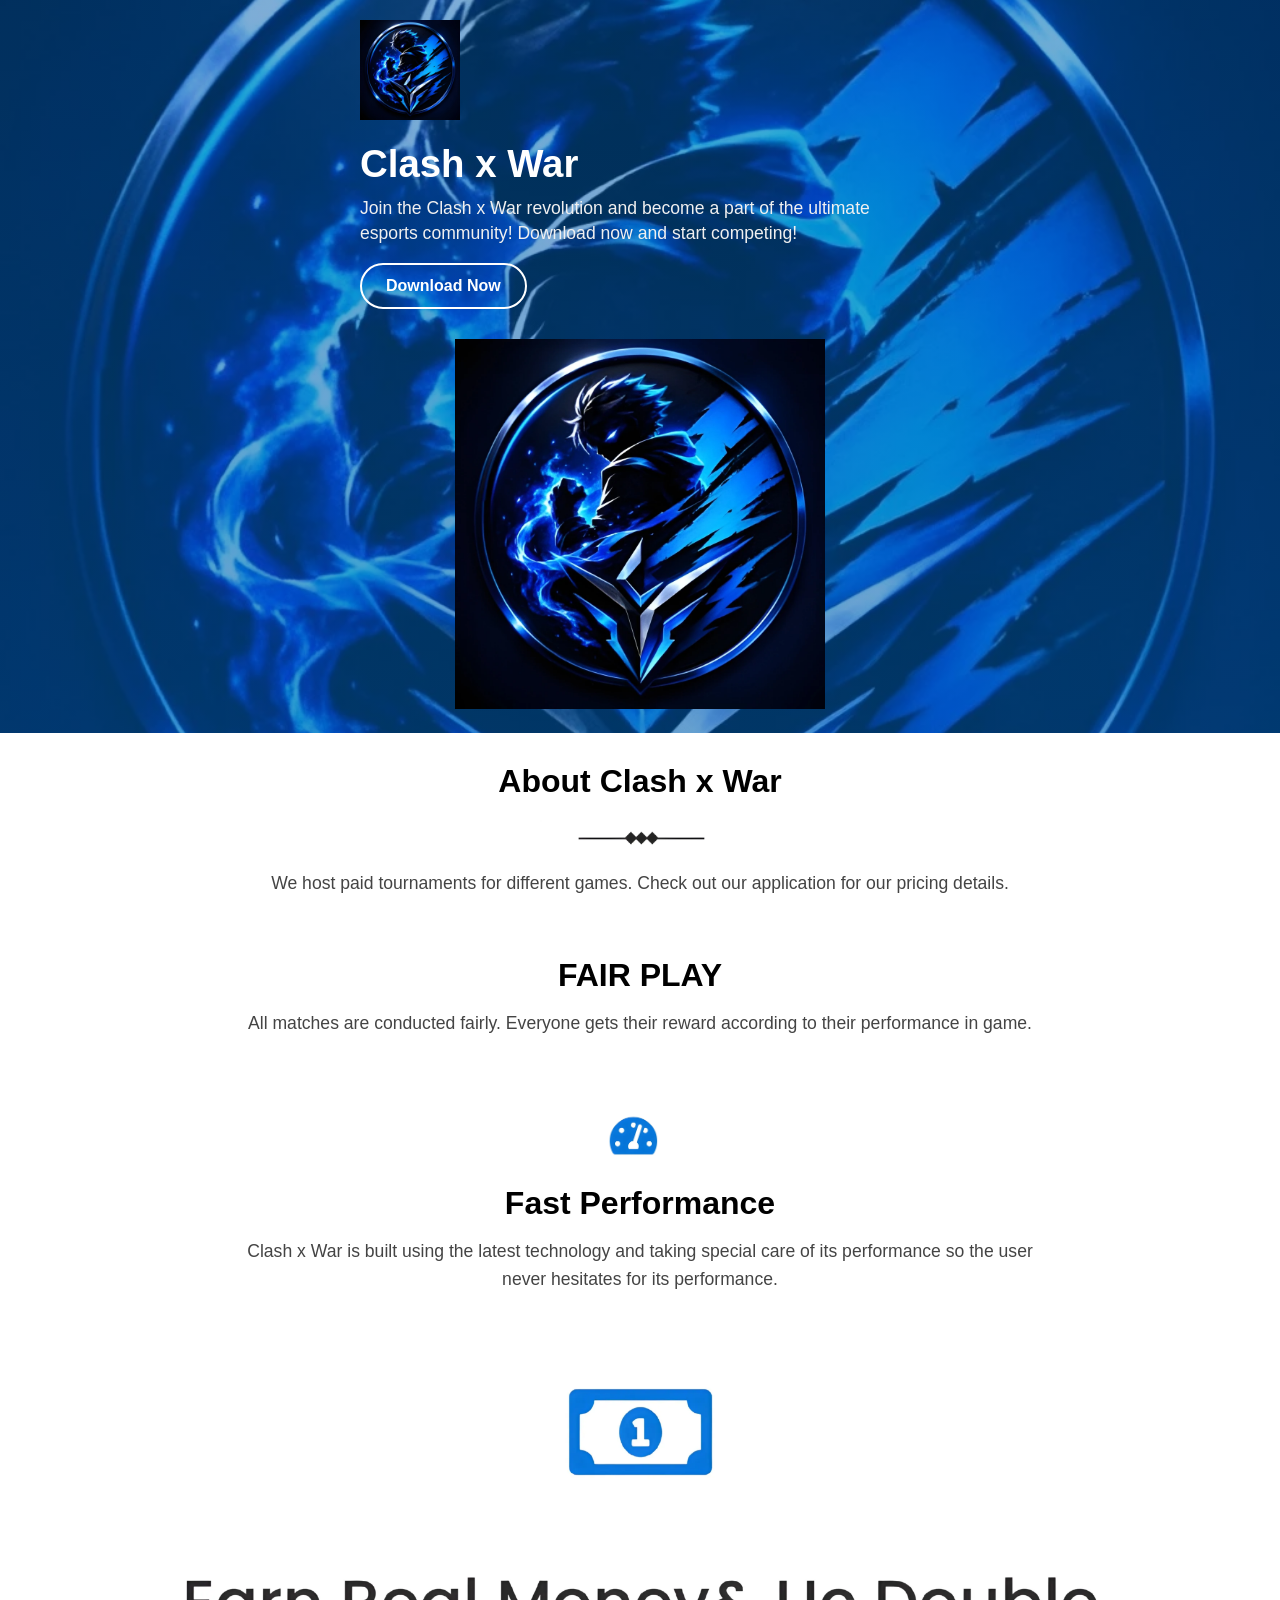
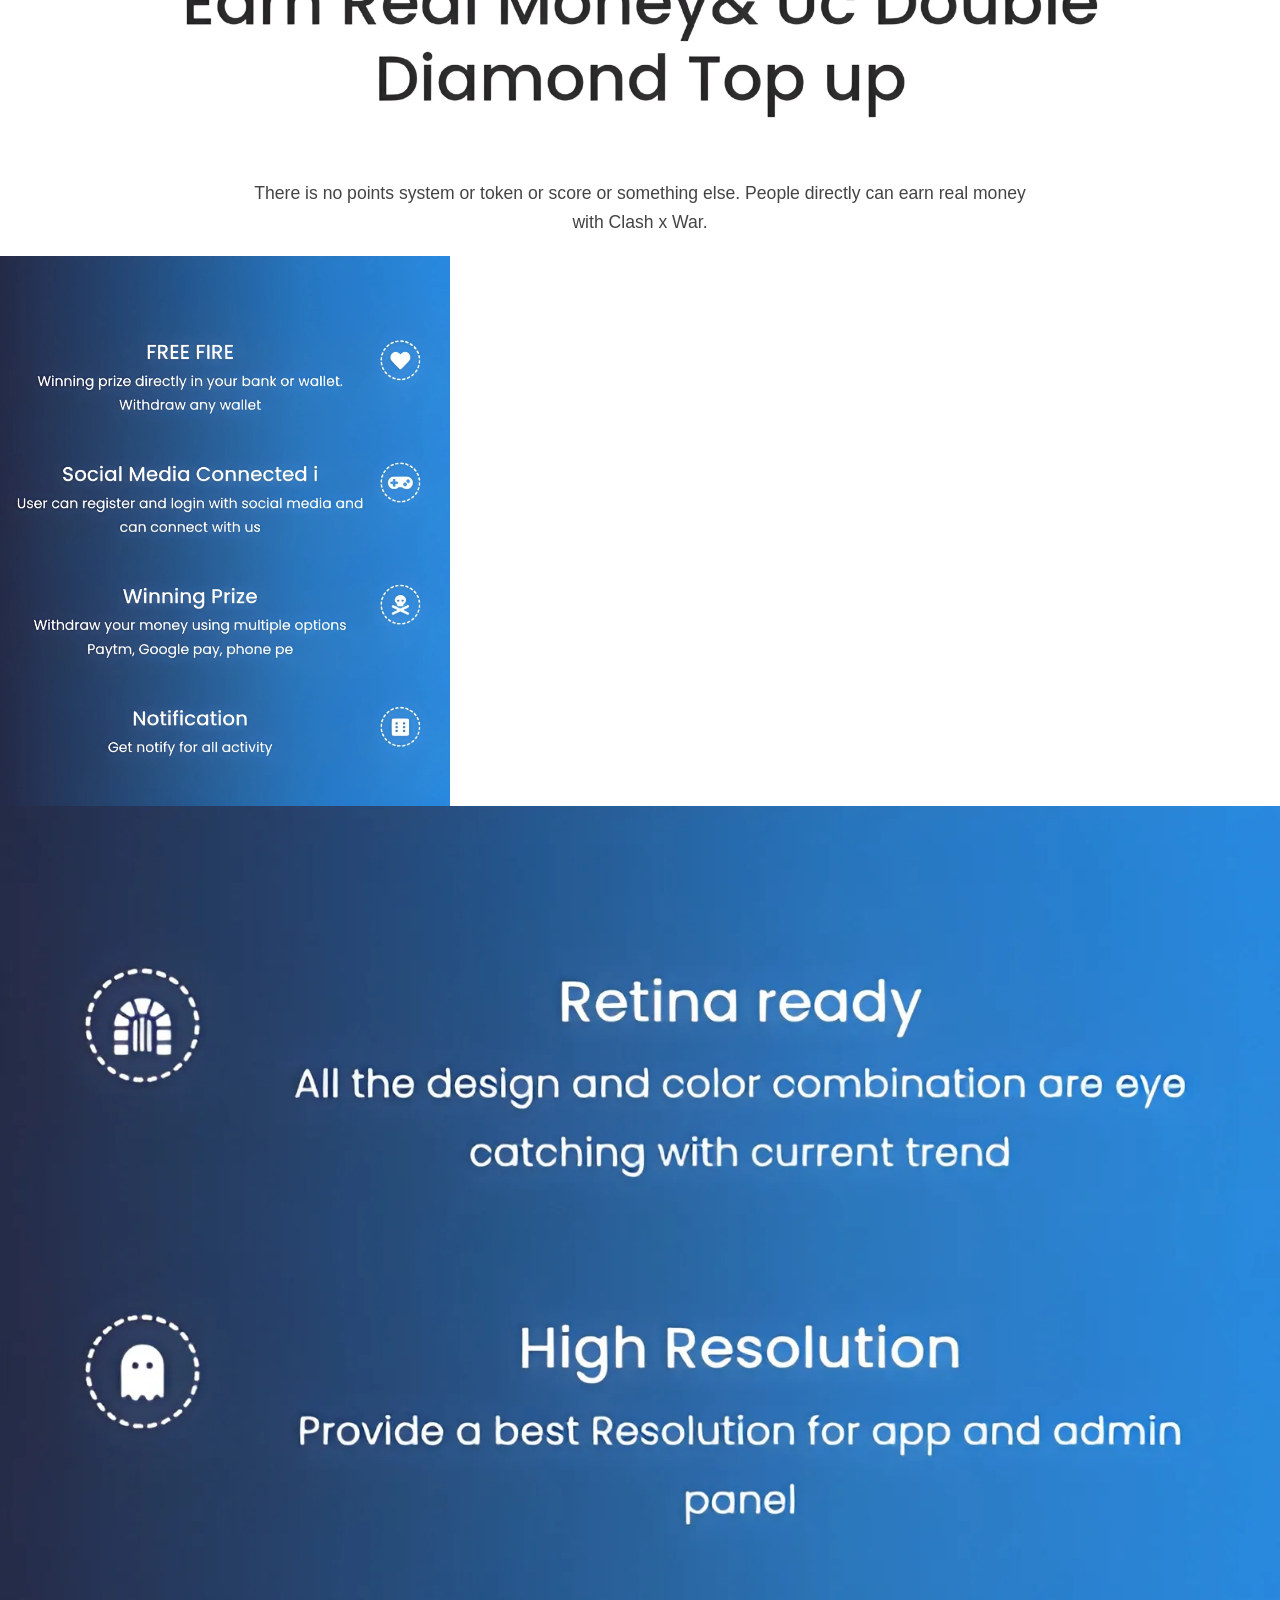
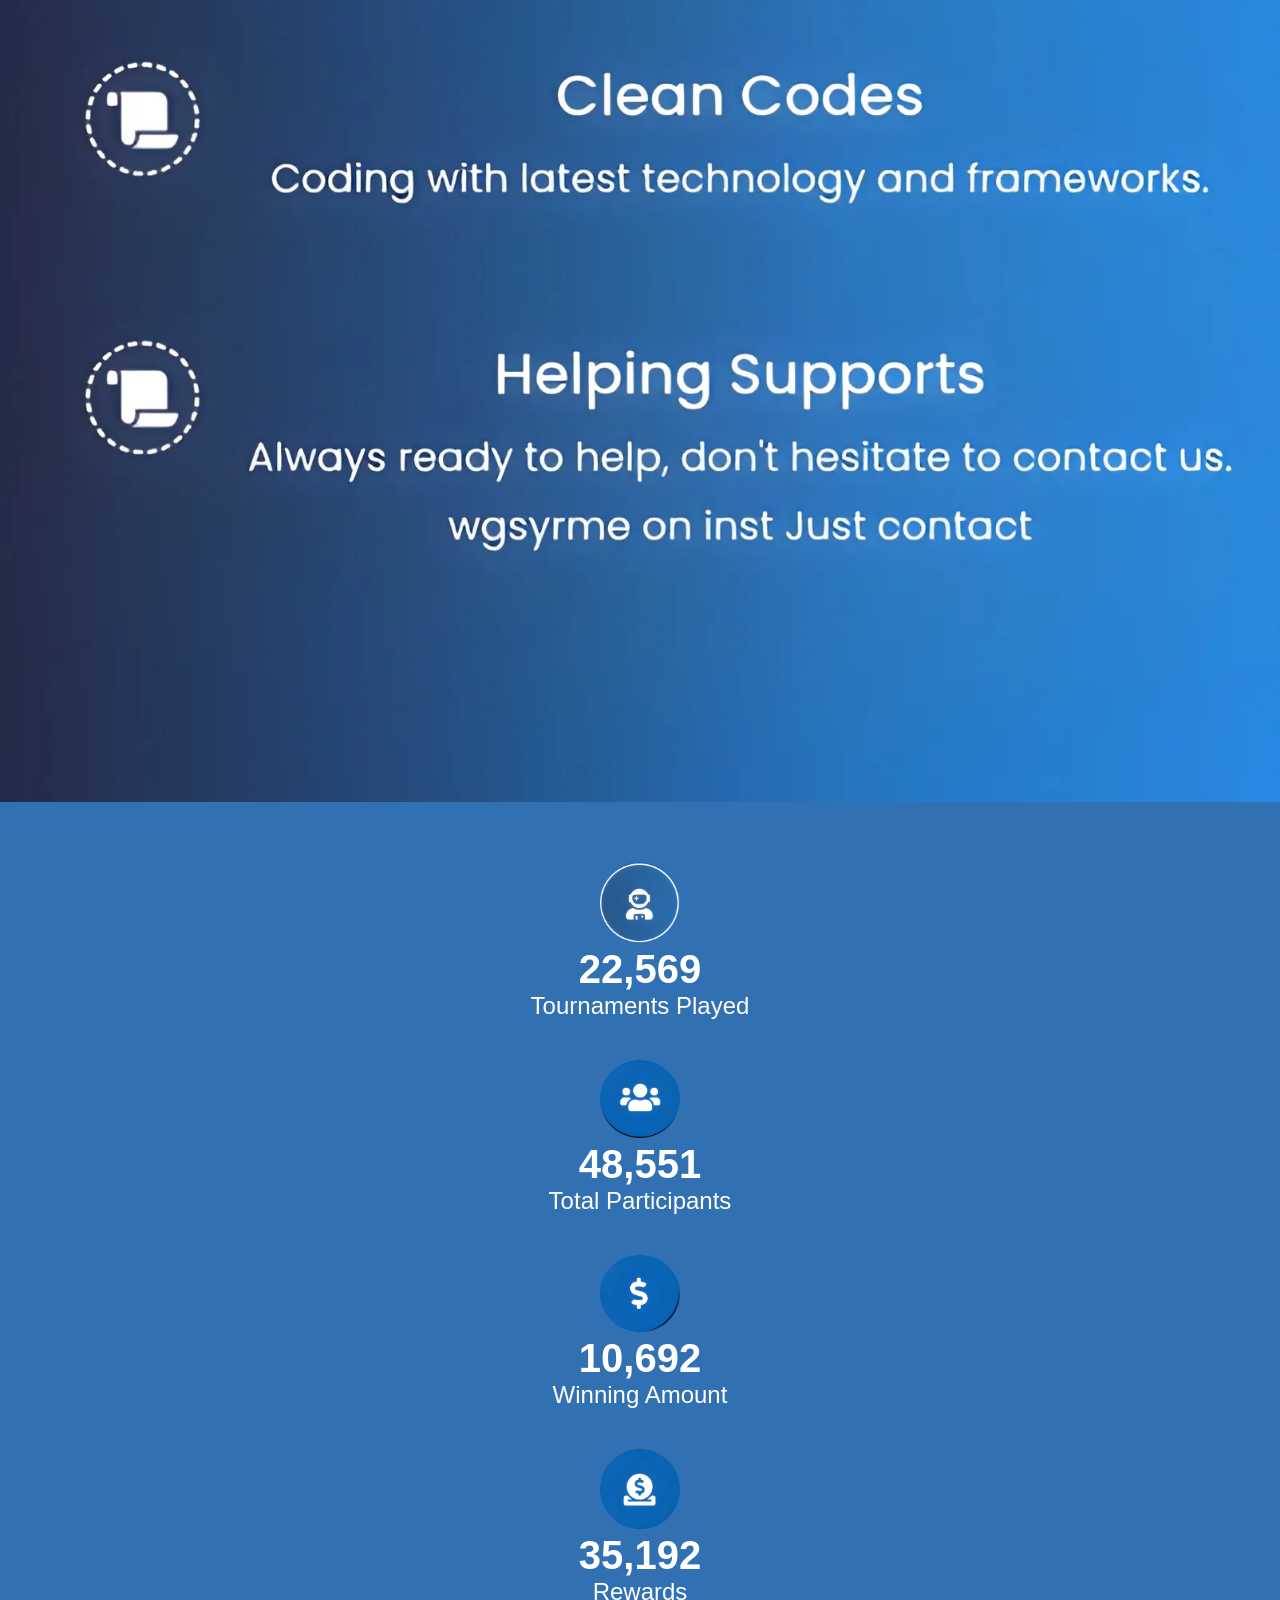
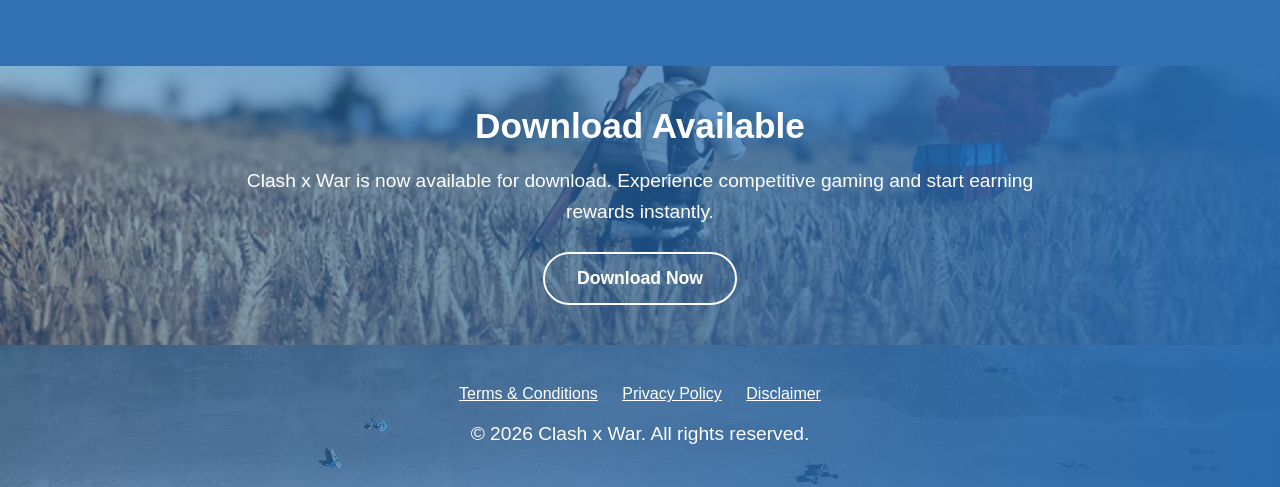
<file: index.html>
<!DOCTYPE html>
<html lang="en">    
<head>    
  <meta charset="UTF-8" />    
  <meta name="viewport" content="width=device-width, initial-scale=1.0" />    
  <title>Clash x War</title>    
<link rel="icon" type="image/png" href="/favicon-96x96.png" sizes="96x96" />
<link rel="icon" type="image/svg+xml" href="/favicon.svg" />
<link rel="shortcut icon" href="/favicon.ico" />
<link rel="apple-touch-icon" sizes="180x180" href="/apple-touch-icon.png" />
<link rel="manifest" href="/site.webmanifest" />
  <meta name="description" content="Clash x War is India's fastest growing esports platform. Join paid tournaments, win real money, and compete with thousands of gamers. Download now!" />    
  <meta name="keywords" content="Clash x War, Esports India, Free Fire Tournament, BGMI Tournament, Win Money, Paid Games, Gaming Platform India" />    
  <meta name="author" content="Clash x War" />    
  <meta name="robots" content="index, follow" />    
  <link rel="canonical" href="https://clashxwar.site/" />   
  <meta property="og:title" content="Clash x War - Win Real Money" />    
  <meta property="og:description" content="Join Clash x War to participate in competitive gaming tournaments. Download the app and start earning today!" />    
  <meta property="og:image" content="https://clashxwar.site/logo.webp" />    
  <meta property="og:url" content="https://clashxwar.site/" />    
  <meta property="og:type" content="website" />      
  <meta name="twitter:card" content="summary_large_image" />    
  <meta name="twitter:title" content="Clash x War - Compete & Win" />    
  <meta name="twitter:description" content="India's top esports platform for gamers to join and win. Free Fire, BGMI, and more!" />    
  <meta name="twitter:image" content="https://clashxwar.site/logo.webp" />    
  <meta name="twitter:url" content="https://clashxwar.site/" />      
  <meta name="theme-color" content="#FFF8F6" />      
  
  <link rel="stylesheet" href="style.css" />
</head>    
<body>      
  <div class="logo-container">    
    <div class="logo">    
      <img src="logo.webp" alt="Clash x War Logo">    
    </div>    
    <div class="logo-text">Clash x War</div>    
    <div class="tagline">    
      Join the Clash x War revolution and become a part of the ultimate esports community! Download now and start competing!    
    </div>    
    <a href="clashxwar.apk" download="clashxwar.apk" class="download-btn">Download Now</a>    
    <div class="bottom-logo">    
      <img src="logo.webp" alt="Bottom Logo">    
    </div>    
  </div>      
  
  <div class="white-section">    
    <h2 style="color: #000000;">About Clash x War</h2>    
    <img src="/assets/dot.webp" class="decorative-img" alt="Decorative" />    
    <p>We host paid tournaments for different games. Check out our application for our pricing details.</p>    
  </div>      
  
  <div class="white-section">    
    <h2 style="color: #000000">FAIR PLAY</h2>    
    <p>All matches are conducted fairly. Everyone gets their reward according to their performance in game.</p>    
  </div>      
  
  <div class="white-section">    
    <img src="/assets/speed.webp" alt="Fast Performance Icon" style="width: 180px; margin: 1px auto;" />    
    <h2 style="color: #000000">Fast Performance</h2>    
    <p>Clash x War is built using the latest technology and taking special care of its performance so the user never hesitates for its performance.</p>    
  </div>      
  
  <div style="background-color: white; text-align: center;">    
    <img src="/assets/money.webp" alt="Showcase" style="width: 100%; height: auto;" />    
  </div>      
  
  <div class="white-section" style="padding: 20px;">    
    <p>There is no points system or token or score or something else. People directly can earn real money with Clash x War.</p>    
  </div>      
  
  <div style="width: 100vw; overflow-x: hidden;">    
    <img src="assets/index_img1.webp" alt="Banner 1" style="width: 450px; height: auto; display: block;" />    
  </div>      
  
  <div style="width:100%;">
    <img src="assets/index_img2.webp" alt="Banner 2" style="width:100%; height:auto; display:block;" />
  </div>      
  
  <div id="counter-section" style="background: linear-gradient(rgba(38, 105, 174, 0.95), rgba(38, 105, 174, 0.95)); text-align: center; padding: 60px 20px; color: white;">    
    <div style="margin-bottom: 40px;">    
      <img src="/assets/astronaut.webp" alt="Tournaments" style="width: 80px;" />    
      <div id="counter1" style="font-size: 2.5rem; font-weight: bold;">0</div>    
      <div style="font-size: 1.5rem;">Tournaments Played</div>    
    </div>    
    <div style="margin-bottom: 40px;">    
      <img src="/assets/people.webp" alt="Participants" style="width: 80px;" />    
      <div id="counter2" style="font-size: 2.5rem; font-weight: bold;">0</div>    
      <div style="font-size: 1.5rem;">Total Participants</div>    
    </div>    
    <div style="margin-bottom: 40px;">    
      <img src="/assets/dollar.webp" alt="Winning Amount" style="width: 80px;" />    
      <div id="counter3" style="font-size: 2.5rem; font-weight: bold;">0</div>    
      <div style="font-size: 1.5rem;">Winning Amount</div>    
    </div>    
    <div>    
      <img src="/assets/index_coin.webp" alt="Rewards" style="width: 80px;" />    
      <div id="counter4" style="font-size: 2.5rem; font-weight: bold;">0</div>    
      <div style="font-size: 1.5rem;">Rewards</div>    
    </div>    
  </div>      
  
  <div style="    
    background: linear-gradient(to right,    
      rgba(38, 105, 174, 0.5),    
      rgba(38, 105, 174, 0.7),    
      rgba(38, 105, 174, 0.95)),    
      url('/assets/pubg.webp') no-repeat center center;    
    background-size: cover;    
    color: white;    
    text-align: center;    
    padding: 40px 20px;    
  ">    
    <h2 style="font-size: 2.2rem; margin-bottom: 20px;">Download Available</h2>    
    <p style="font-size: 1.2rem; max-width: 800px; margin: 0 auto; line-height: 1.6;">    
      Clash x War is now available for download. Experience competitive gaming and start earning rewards instantly.    
    </p>    
    <a href="clashxwar.apk" download="clashxwar.apk" style="    
      display: inline-block;    
      margin-top: 25px;    
      padding: 14px 32px;    
      font-size: 1.1rem;    
      font-weight: bold;    
      color: white;    
      background-color: transparent;    
      border: 2px solid white;    
      border-radius: 30px;    
      text-decoration: none;    
    " onmouseover="this.style.background='white'; this.style.color='#005CAF';"    
       onmouseout="this.style.background='transparent'; this.style.color='white';">    
      Download Now    
    </a>    
  </div>    
  
  <div style="position: relative; text-align: center; color: white; margin-top: 0;">    
    <div style="    
      background-image:     
        linear-gradient(to right, rgba(38, 105, 174, 0.5), rgba(38, 105, 174, 0.7), rgba(38, 105, 174, 0.95)),    
        url('/assets/beach.webp');    
      background-repeat: no-repeat;    
      background-position: center center;    
      background-size: cover;    
      width: 100%;    
      max-width: 100%;    
      padding: 40px 20px;    
      display: flex;    
      flex-direction: column;    
      align-items: center;    
      justify-content: center;    
    ">    
      <div style="margin-bottom: 20px;">    
        <a href="/terms" style="color: #ffffff; margin: 0 10px; text-decoration: underline; font-size: 1rem;">Terms & Conditions</a>    
        <a href="/privacy" style="color: #ffffff; margin: 0 10px; text-decoration: underline; font-size: 1rem;">Privacy Policy</a>    
        <a href="/disclaimer" style="color: #ffffff; margin: 0 10px; text-decoration: underline; font-size: 1rem;">Disclaimer</a>    
      </div>    

      <div>    
        <p style="font-size: 1.2rem; margin-bottom: 2px;">&copy; 2026 Clash x War. All rights reserved.</p>    
      </div>
    </div>    
  </div>    
  
  <button id="scrollToTopBtn" title="Go to top">↑</button>      
  
  <script src="script.js"></script>
</body>    
</html>
</file>
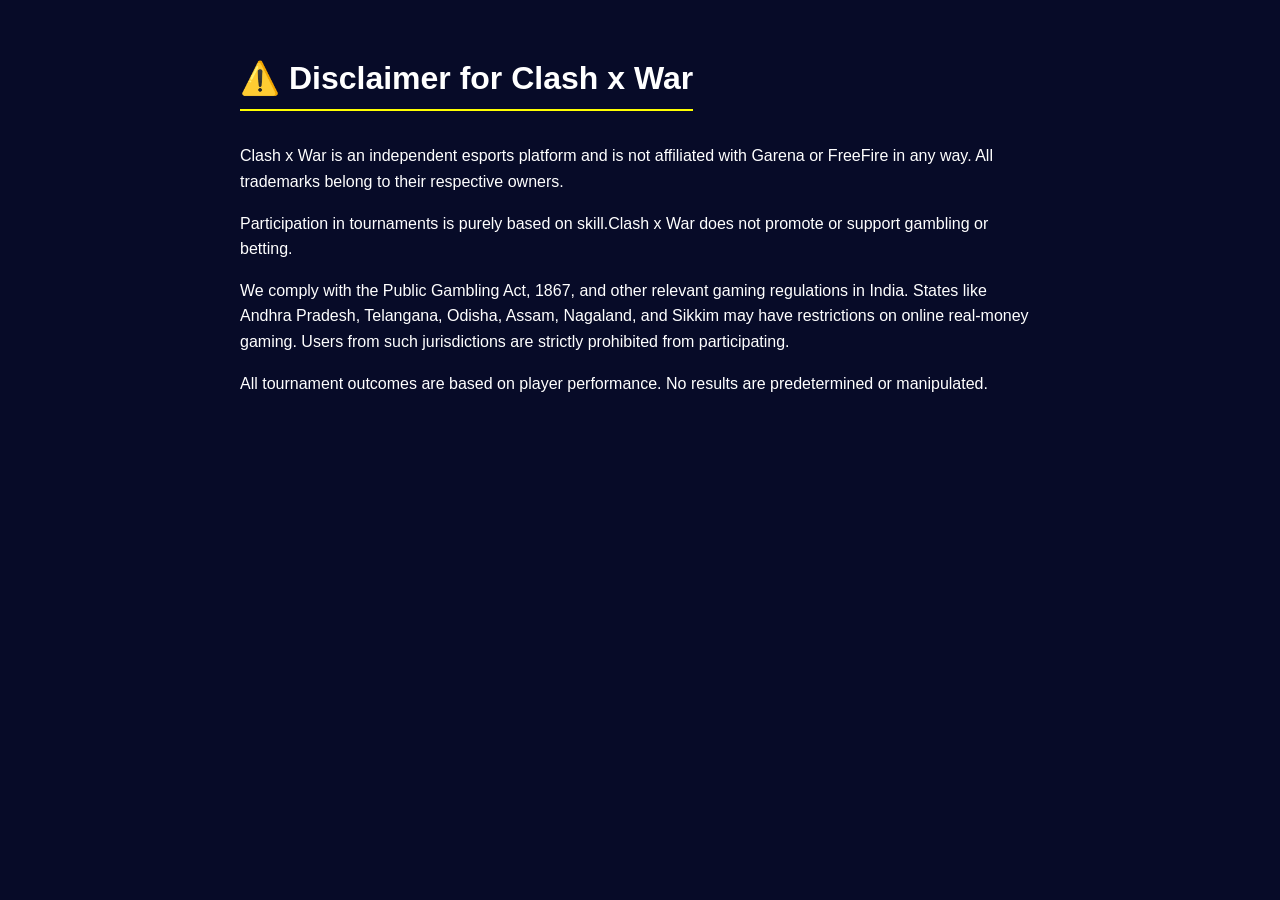
<file: disclaimer/index.html>
<!DOCTYPE html>
<html lang="en">
<head>
  <meta charset="UTF-8" />
  <meta name="viewport" content="width=device-width, initial-scale=1.0" />
  <title>Disclaimer</title>
  <meta name="description" content="Disclaimer for hr tournament platform." />
  <meta name="robots" content="noindex, nofollow" />
  <meta name="theme-color" content="#070B28" />
  <link rel="icon" href="https://clashxwar.site/favicon.ico" type="image/png" />
  <style>
    body {
      margin: 0;
      padding: 0;
      font-family: Arial, sans-serif;
      background-color: #070B28;
      color: white;
      line-height: 1.6;
    }
    .container {
      max-width: 800px;
      margin: 0 auto;
      padding: 2rem 1rem;
    }
    h1 {
      font-size: 2rem;
      margin-bottom: 1rem;
      border-bottom: 2px solid yellow;
      display: inline-block;
      padding-bottom: 0.3rem;
    }
    p {
      margin-bottom: 1rem;
    }
    footer {
      text-align: center;
      padding: 1rem 0;
      color: #ccc;
      font-size: 0.9rem;
      border-top: 1px solid #333;
      margin-top: 2rem;
    }
  </style>
</head>
<body>
  <div class="container">
    <h1>⚠️ Disclaimer for Clash x War</h1>
    <p>Clash x War is an independent esports platform and is not affiliated with Garena or FreeFire in any way. All trademarks belong to their respective owners.</p>
    <p>Participation in tournaments is purely based on skill.Clash x War does not promote or support gambling or betting.</p>
    <p>We comply with the Public Gambling Act, 1867, and other relevant gaming regulations in India. States like Andhra Pradesh, Telangana, Odisha, Assam, Nagaland, and Sikkim may have restrictions on online real-money gaming. Users from such jurisdictions are strictly prohibited from participating.</p>
    <p>All tournament outcomes are based on player performance. No results are predetermined or manipulated.</p>
  </div>
  
</body>
</html>
</file>
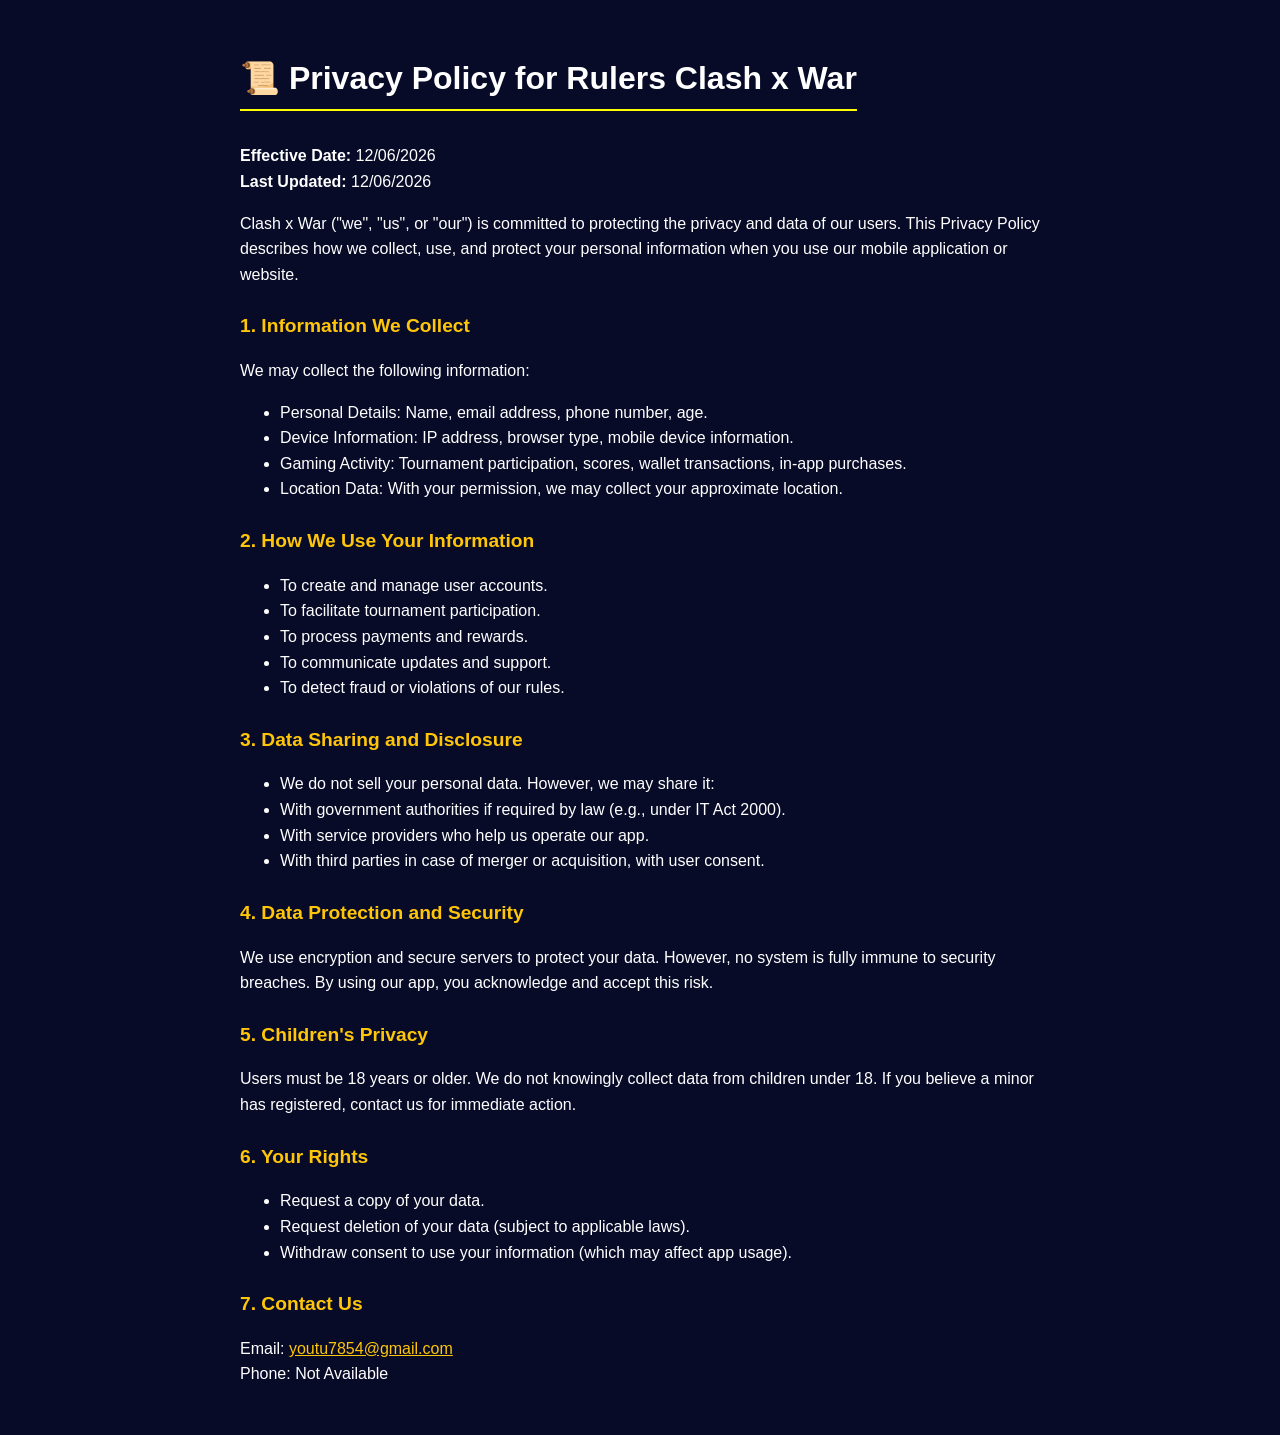
<file: privacy/index.html>
<!DOCTYPE html>
<html lang="en">
<head>
  <meta charset="UTF-8" />
  <meta name="viewport" content="width=device-width, initial-scale=1.0"/>
  <title>Privacy Policy</title>
  <meta name="description" content="Read the privacy policy of HR Tournament gaming platform." />
  <meta name="robots" content="noindex, nofollow" />
  <meta name="theme-color" content="#070B28" />
  <link rel="icon" href="https://clashxwar.site/favicon.ico" type="image/png" />
  <style>
    body {
      margin: 0;
      padding: 0;
      font-family: Arial, sans-serif;
      background-color: #070B28;
      color: white;
      line-height: 1.6;
    }
    .container {
      max-width: 800px;
      margin: 0 auto;
      padding: 2rem 1rem;
    }
    h1 {
      font-size: 2rem;
      margin-bottom: 1rem;
      border-bottom: 2px solid yellow;
      display: inline-block;
      padding-bottom: 0.3rem;
    }
    h2 {
      margin-top: 1.5rem;
      font-size: 1.2rem;
      color: #FFC609;
    }
    p {
      margin-bottom: 1rem;
    }
    footer {
      text-align: center;
      padding: 1rem 0;
      color: #ccc;
      font-size: 0.9rem;
      border-top: 1px solid #333;
      margin-top: 2rem;
    }
  </style>
</head>
<body>
  <div class="container">
    <h1>📜 Privacy Policy for Rulers Clash x War</h1>
    <p><strong>Effective Date:</strong> 12/06/2026<br><strong>Last Updated:</strong> 12/06/2026</p>

    <p>Clash x War ("we", "us", or "our") is committed to protecting the privacy and data of our users. This Privacy Policy describes how we collect, use, and protect your personal information when you use our mobile application or website.</p>

    <h2>1. Information We Collect</h2>
    <p>We may collect the following information:</p>
    <ul>
      <li>Personal Details: Name, email address, phone number, age.</li>
      <li>Device Information: IP address, browser type, mobile device information.</li>
      <li>Gaming Activity: Tournament participation, scores, wallet transactions, in-app purchases.</li>
      <li>Location Data: With your permission, we may collect your approximate location.</li>
    </ul>

    <h2>2. How We Use Your Information</h2>
    <ul>
      <li>To create and manage user accounts.</li>
      <li>To facilitate tournament participation.</li>
      <li>To process payments and rewards.</li>
      <li>To communicate updates and support.</li>
      <li>To detect fraud or violations of our rules.</li>
    </ul>

    <h2>3. Data Sharing and Disclosure</h2>
    <ul>
      <li>We do not sell your personal data. However, we may share it:</li>
      <li>With government authorities if required by law (e.g., under IT Act 2000).</li>
      <li>With service providers who help us operate our app.</li>
      <li>With third parties in case of merger or acquisition, with user consent.</li>
    </ul>

    <h2>4. Data Protection and Security</h2>
    <p>We use encryption and secure servers to protect your data. However, no system is fully immune to security breaches. By using our app, you acknowledge and accept this risk.</p>

    <h2>5. Children's Privacy</h2>
    <p>Users must be 18 years or older. We do not knowingly collect data from children under 18. If you believe a minor has registered, contact us for immediate action.</p>

    <h2>6. Your Rights</h2>
    <ul>
      <li>Request a copy of your data.</li>
      <li>Request deletion of your data (subject to applicable laws).</li>
      <li>Withdraw consent to use your information (which may affect app usage).</li>
    </ul>

    <h2>7. Contact Us</h2>
    <p>Email: <a href="mailto:youtu7854@gmail.com" style="color: #FFC609;">youtu7854@gmail.com</a><br>
    Phone: Not Available</p>
  </div>
</body>
</html>
</file>
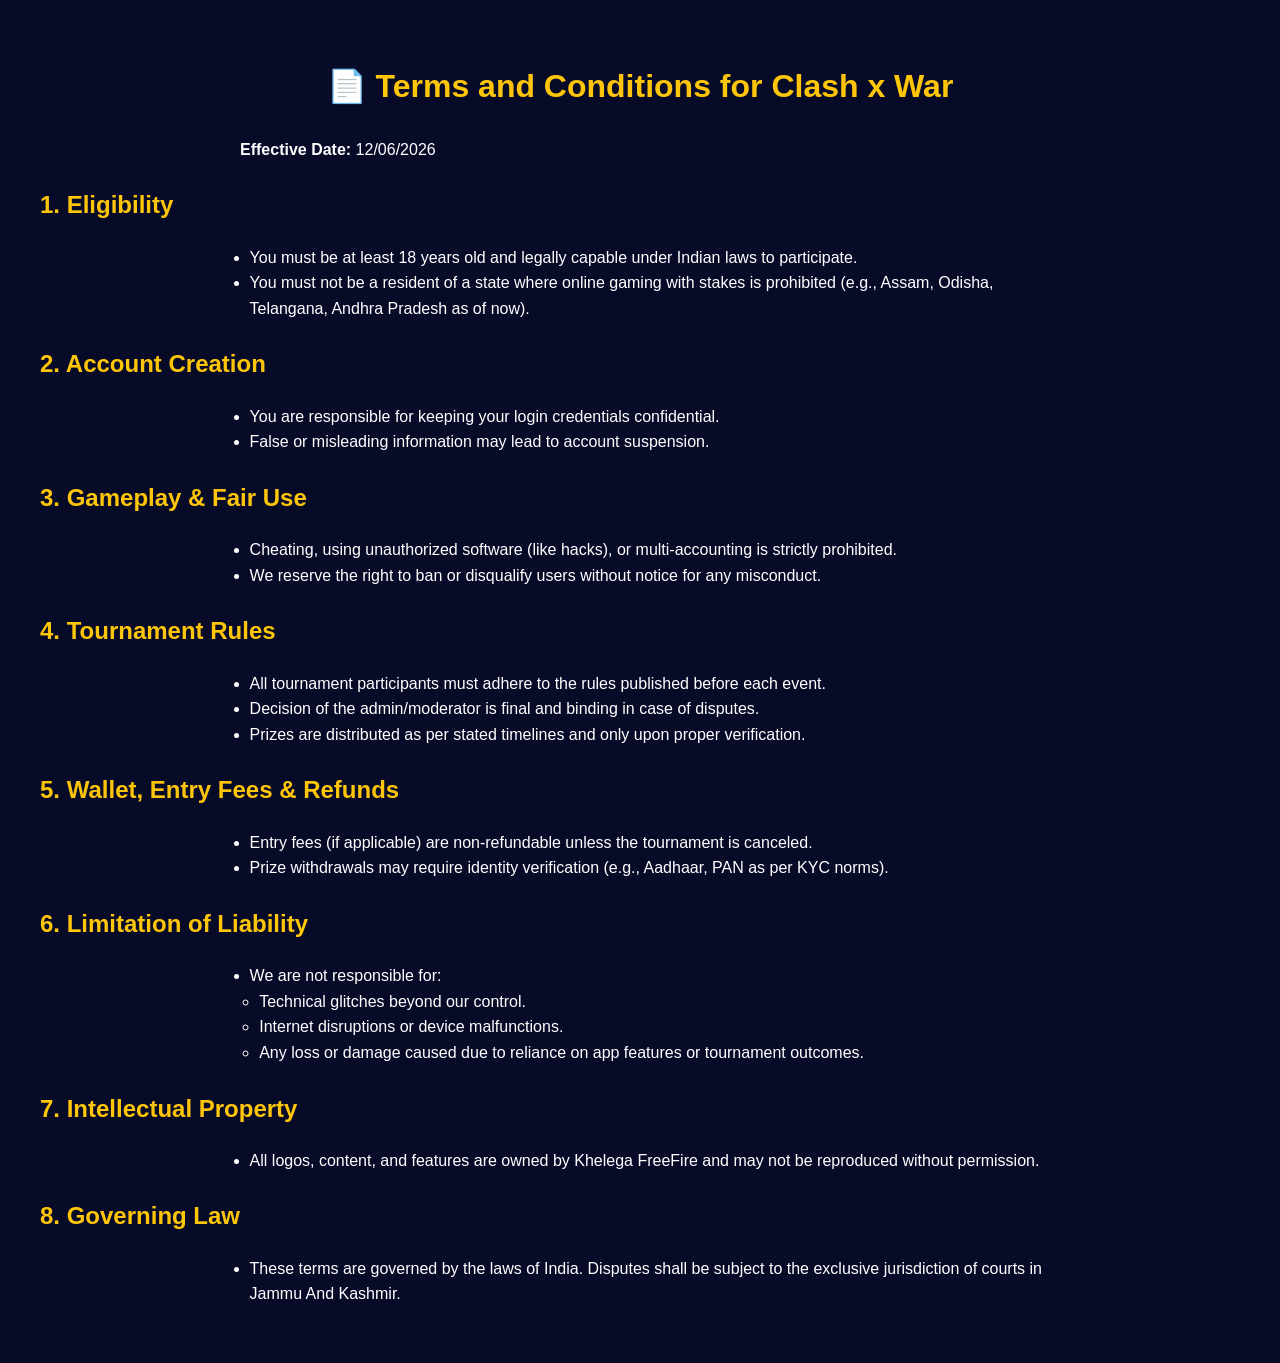
<file: terms/index.html>
<!DOCTYPE html>
<html lang="en">
<head>
  <meta charset="UTF-8" />
  <meta name="viewport" content="width=device-width, initial-scale=1.0" />
  <title>Terms and Conditions</title>
  <link rel="icon" href="https://clashxwar.site/favicon.ico" type="image/x-icon">
  <style>
    body {
      font-family: Arial, sans-serif;
      background-color: #070B28;
      color: white;
      padding: 2rem;
      line-height: 1.6;
    }
    h1 {
      color: #FFC609;
      text-align: center;
      margin-bottom: 1.5rem;
    }
    h2 {
      margin-top: 1.5rem;
      color: #FFC609;
    }
    p, li {
      max-width: 800px;
      margin: 0 auto;
    }
    ul {
      padding-left: 1.2rem;
    }
  </style>
</head>
<body>

  <h1>📄 Terms and Conditions for Clash x War</h1>
  <p><strong>Effective Date:</strong> 12/06/2026</p>

  <h2>1. Eligibility</h2>
  <ul>
    <li>You must be at least 18 years old and legally capable under Indian laws to participate.</li>
    <li>You must not be a resident of a state where online gaming with stakes is prohibited (e.g., Assam, Odisha, Telangana, Andhra Pradesh as of now).</li>
  </ul>

  <h2>2. Account Creation</h2>
  <ul>
    <li>You are responsible for keeping your login credentials confidential.</li>
    <li>False or misleading information may lead to account suspension.</li>
  </ul>

  <h2>3. Gameplay & Fair Use</h2>
  <ul>
    <li>Cheating, using unauthorized software (like hacks), or multi-accounting is strictly prohibited.</li>
    <li>We reserve the right to ban or disqualify users without notice for any misconduct.</li>
  </ul>

  <h2>4. Tournament Rules</h2>
  <ul>
    <li>All tournament participants must adhere to the rules published before each event.</li>
    <li>Decision of the admin/moderator is final and binding in case of disputes.</li>
    <li>Prizes are distributed as per stated timelines and only upon proper verification.</li>
  </ul>

  <h2>5. Wallet, Entry Fees & Refunds</h2>
  <ul>
    <li>Entry fees (if applicable) are non-refundable unless the tournament is canceled.</li>
    <li>Prize withdrawals may require identity verification (e.g., Aadhaar, PAN as per KYC norms).</li>
  </ul>

  <h2>6. Limitation of Liability</h2>
  <ul>
    <li>We are not responsible for:</li>
    <ul>
      <li>Technical glitches beyond our control.</li>
      <li>Internet disruptions or device malfunctions.</li>
      <li>Any loss or damage caused due to reliance on app features or tournament outcomes.</li>
    </ul>
  </ul>

  <h2>7. Intellectual Property</h2>
  <ul>
    <li>All logos, content, and features are owned by Khelega FreeFire and may not be reproduced without permission.</li>
  </ul>

  <h2>8. Governing Law</h2>
  <ul>
    <li>These terms are governed by the laws of India. Disputes shall be subject to the exclusive jurisdiction of courts in Jammu And Kashmir.</li>
  </ul>

</body>
</html>
</file>
<file: style.css>
/* 1. Added the missing universal selector */
* {    
  margin: 0;    
  padding: 0;    
  box-sizing: border-box;    
}    

/* 2. Added this to globally prevent horizontal scrolling on mobile */
html, body {
  overflow-x: hidden;
  width: 100%;
}

body {    
  font-family: 'Segoe UI', sans-serif;    
  color: white;    
  /* 3. Fixed invalid rgba value (50 changed to 0.5) */
  background:    
    linear-gradient(rgba(0, 92, 175, 0.5), rgba(0, 92, 175, 0.6)),    
    url('logo.webp') no-repeat center center;    
  background-size: cover; /* 'cover' adapts to mobile screens much better than '800px' */
  background-attachment: fixed; 
}

.logo-container {    
  text-align: left;    
  max-width: 600px;    
  padding: 20px; 
  margin: 0 auto; /* Centers the container nicely */   
}    

.logo {    
  width: 110px;    
  height: 110px;    
  overflow: hidden;    
}    

.logo img {    
  width: 100px;    
  height: 100px;    
  object-fit: cover;    
}    

.logo-text {    
  margin-top: 12px;    
  font-size: 2.4rem;    
  font-weight: 700;    
}    

.decorative-img {    
  width: 200px;  
  max-width: 100%; /* Prevents overflow */  
  margin: 20px auto 10px auto;    
  display: block;    
}    

.tagline {    
  margin-top: 10px;    
  font-size: 1.1rem;    
  font-weight: 300;    
  color: #f0f0f0;    
  line-height: 1.4;    
}    

.download-btn {    
  display: inline-block;    
  margin-top: 18px;    
  padding: 12px 24px;    
  font-size: 1rem;    
  font-weight: 600;    
  color: white;    
  border: 2px solid white;    
  border-radius: 30px;    
  text-decoration: none;    
  background: transparent;    
  transition: background 0.3s ease, color 0.3s ease;    
}    

.download-btn:hover {    
  background: white;    
  color: #005CAF;    
}    

.bottom-logo {    
  margin-top: 30px;    
  text-align: center;    
}    

.bottom-logo img {    
  /* 4. Fixed mobile overflow! Changed from fixed 370px to responsive max-width */
  width: 100%;    
  max-width: 370px;    
  height: auto;    
  object-fit: cover;    
}    

.white-section {    
  background-color: white;    
  padding: 30px 20px;    
  text-align: center;    
  color: #222;    
}    

.white-section h2 {    
  font-size: 2rem;    
  margin-bottom: 15px;    
  font-weight: 700;    
  color: #005CAF;    
}    

.white-section p {    
  font-size: 1.1rem;    
  max-width: 800px;    
  margin: 0 auto;    
  line-height: 1.6;    
  font-weight: 400;    
  color: #444;    
}    

#scrollToTopBtn {    
  position: fixed;    
  bottom: 20px;    
  right: 20px;    
  background: white;    
  color: #005CAF;    
  border: none;    
  border-radius: 50%;    
  width: 40px;    
  height: 40px;    
  font-size: 1.4rem;    
  cursor: pointer;    
  display: none;    
  justify-content: center;    
  align-items: center;    
  z-index: 999;    
  box-shadow: 0 2px 6px rgba(0,0,0,0.2);    
}
</file>
